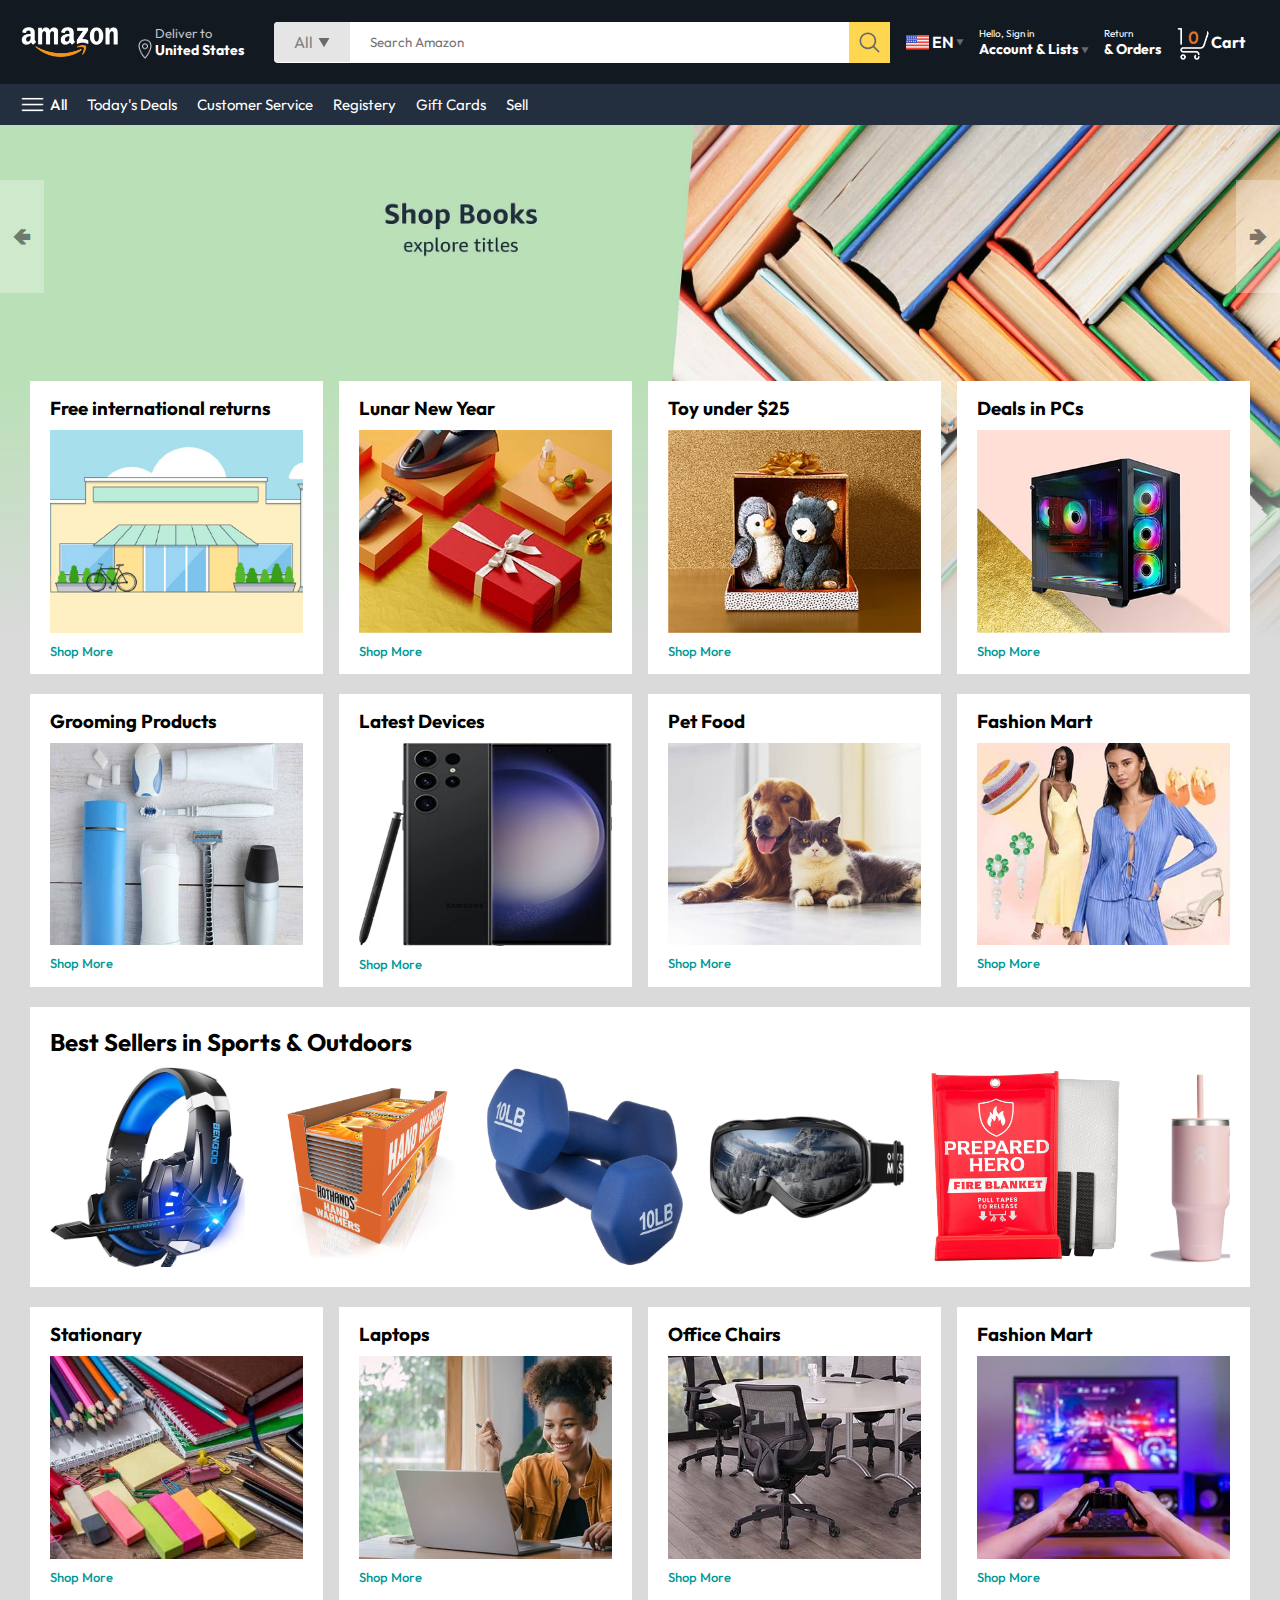
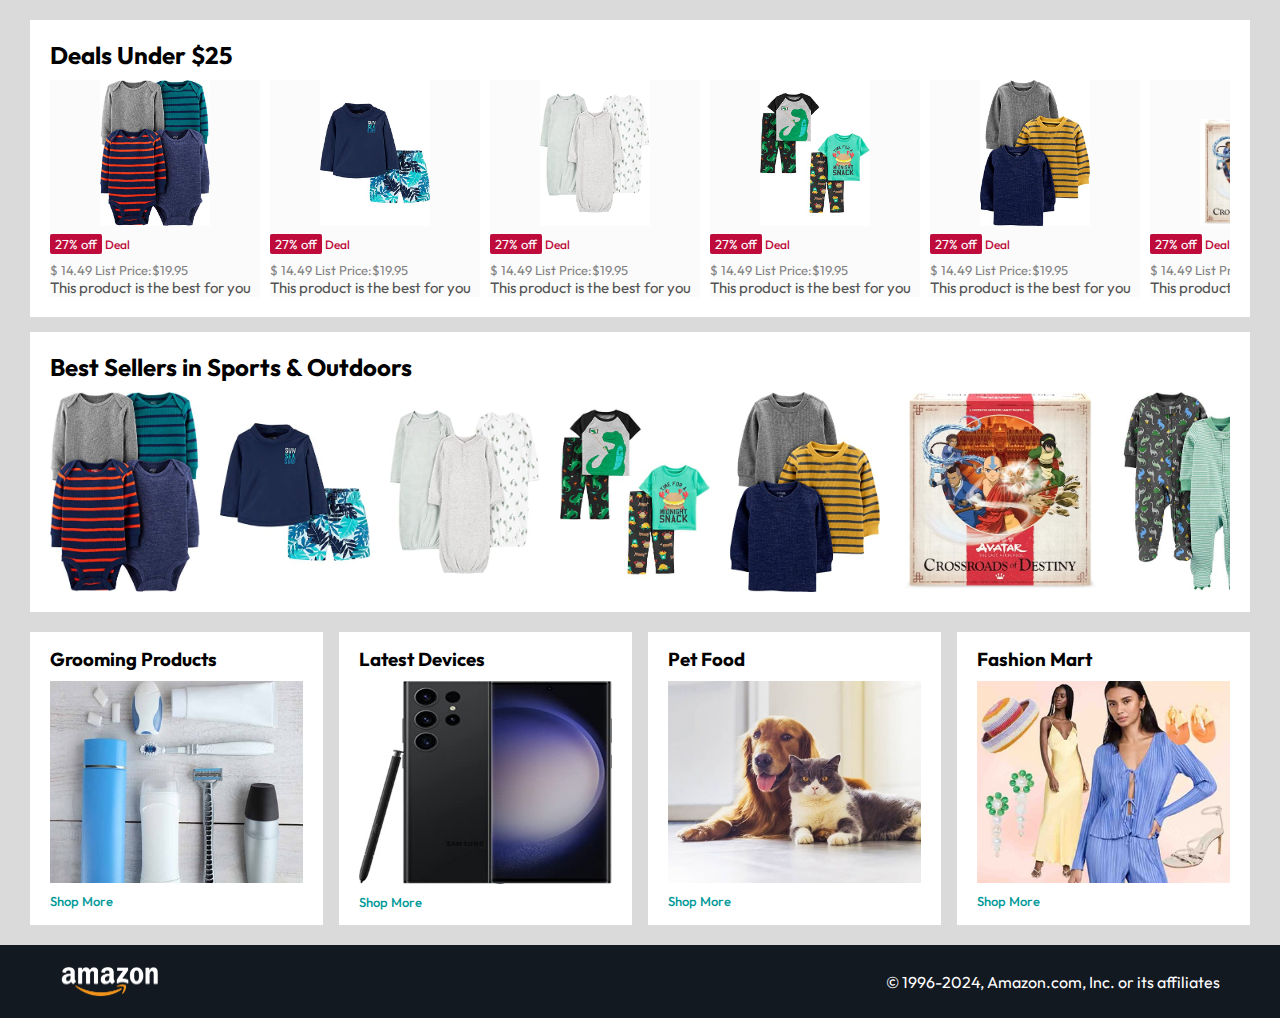
<file: index.html>
<html lang="en">
  <head>
    <meta charset="UTF-8" />
    <meta name="viewport" content="width=device-width, initial-scale=1.0" />
    <title>Amazon Clone</title>
    <link rel="stylesheet" href="style.css" />
  </head>
  <body>
    <nav>
      <a href="/"><img src="./assets/amazon_logo.png" width="100" alt="" /></a>
      <div class="nav-country">
        <img src="./assets/location_icon.png" height="20" alt="" />
        <div>
          <p>Deliver to</p>
          <h1>United States</h1>
        </div>
      </div>
      <div class="nav-search">
        <div class="nav-search-category">
          <p>All</p>
          <img src="./assets/dropdown_icon.png" height="12" alt="" />
        </div>
        <input
          type="text"
          class="nav-search-input"
          placeholder="Search Amazon"
        />
        <img src="./assets/search_icon.png" class="nav-search-icon" alt="" />
      </div>
      <div class="nav-language">
        <img src="./assets/us_flag.png" width="25px" alt="" />
        <p>EN</p>
        <img src="./assets/dropdown_icon.png" width="8px" alt="" />
      </div>
      <div class="nav-text">
        <p><a href="/signin.html">Hello, Sign in</a></p>
        <h1>
          Account & Lists
          <img src="./assets/dropdown_icon.png" width="8px" alt="" />
        </h1>
      </div>
      <div class="nav-text">
        <p>Return</p>
        <h1>& Orders</h1>
      </div>
      <a href="/signin.html" class="mobile-user-icon" style="display: none">
        <img src="./assets/user.png" alt="" />
      </a>
      <a href="/cart.html" class="nav-cart">
        <img src="./assets/cart_icon.png" width="35px" alt="" />
        <h4>Cart</h4>
      </a>
    </nav>
    <div class="nav-bottom">
      <div>
        <img src="./assets/menu_icon.png" width="25px" alt="" />
        <p>All</p>
      </div>
      <p>Today's Deals</p>
      <p>Customer Service</p>
      <p>Registery</p>
      <p>Gift Cards</p>
      <p>Sell</p>
    </div>

    <div class="header-slider">
      <a href="#" class="control_prev">&#129144;</a>
      <a href="#" class="control_next">&#129146;</a>
      <ul>
        <img src="./assets/header1.jpg" class="header-img" alt="" />
        <img src="./assets/header2.jpg" class="header-img" alt="" />
        <img src="./assets/header3.jpg" class="header-img" alt="" />
        <img src="./assets/header4.jpg" class="header-img" alt="" />
        <img src="./assets/header5.jpg" class="header-img" alt="" />
        <img src="./assets/header6.jpg" class="header-img" alt="" />
      </ul>
    </div>

    <div class="box-row header-box">
      <div class="box-col">
        <h3>Free international returns</h3>
        <img src="/assets/box1-1.jpg" alt="" />
        <a href="/">Shop More</a>
      </div>
      <div class="box-col">
        <h3>Lunar New Year</h3>
        <img src="/assets/box1-2.jpg" alt="" />
        <a href="/">Shop More</a>
      </div>
      <div class="box-col">
        <h3>Toy under $25</h3>
        <img src="/assets/box1-3.jpg" alt="" />
        <a href="/">Shop More</a>
      </div>
      <div class="box-col">
        <h3>Deals in PCs</h3>
        <img src="/assets/box1-4.jpg" alt="" />
        <a href="/">Shop More</a>
      </div>
    </div>
    <div class="box-row">
      <div class="box-col">
        <h3>Grooming Products</h3>
        <img src="/assets/box2-1.jpg" alt="" />
        <a href="/">Shop More</a>
      </div>
      <div class="box-col">
        <h3>Latest Devices</h3>
        <img src="/assets/box2-2.jpg" alt="" />
        <a href="/">Shop More</a>
      </div>
      <div class="box-col">
        <h3>Pet Food</h3>
        <img src="/assets/box2-3.jpg" alt="" />
        <a href="/">Shop More</a>
      </div>
      <div class="box-col">
        <h3>Fashion Mart</h3>
        <img src="/assets/box2-4.jpg" alt="" />
        <a href="/">Shop More</a>
      </div>
    </div>

    <div class="products-slider">
      <h2>Best Sellers in Sports & Outdoors</h2>
      <div class="products">
        <a href="/product.html"
          ><img src="./assets/product_img.jpg" alt=""
        /></a>
        <img src="./assets/product1-1.jpg" alt="" />
        <img src="./assets/product1-2.jpg" alt="" />
        <img src="./assets/product1-3.jpg" alt="" />
        <img src="./assets/product1-4.jpg" alt="" />
        <img src="./assets/product1-5.jpg" alt="" />
        <img src="./assets/product1-6.jpg" alt="" />
        <img src="./assets/product1-7.jpg" alt="" />
        <img src="./assets/product1-8.jpg" alt="" />
        <img src="./assets/product1-9.jpg" alt="" />
        <img src="./assets/product1-10.jpg" alt="" />
      </div>
    </div>

    <div class="box-row">
      <div class="box-col">
        <h3>Stationary</h3>
        <img src="/assets/box3-1.jpg" alt="" />
        <a href="/">Shop More</a>
      </div>
      <div class="box-col">
        <h3>Laptops</h3>
        <img src="/assets/box3-2.jpg" alt="" />
        <a href="/">Shop More</a>
      </div>
      <div class="box-col">
        <h3>Office Chairs</h3>
        <img src="/assets/box3-3.jpg" alt="" />
        <a href="/">Shop More</a>
      </div>
      <div class="box-col">
        <h3>Fashion Mart</h3>
        <img src="/assets/box3-4.jpg" alt="" />
        <a href="/">Shop More</a>
      </div>
    </div>

    <div class="products-slider-with-price">
      <h2>Deals Under $25</h2>
      <div class="products">
        <div class="product-card">
          <div class="product-img-container">
            <img src="./assets/product2-1.jpg" alt="" />
          </div>
          <div class="product-offer">
            <p>27% off</p>
            <span>Deal</span>
          </div>
          <p class="product-price">$ <span>14.49</span> List Price:$19.95</p>
          <h4>This product is the best for you</h4>
        </div>
        <div class="product-card">
          <div class="product-img-container">
            <img src="./assets/product2-2.jpg" alt="" />
          </div>
          <div class="product-offer">
            <p>27% off</p>
            <span>Deal</span>
          </div>
          <p class="product-price">$ <span>14.49</span> List Price:$19.95</p>
          <h4>This product is the best for you</h4>
        </div>
        <div class="product-card">
          <div class="product-img-container">
            <img src="./assets/product2-3.jpg" alt="" />
          </div>
          <div class="product-offer">
            <p>27% off</p>
            <span>Deal</span>
          </div>
          <p class="product-price">$ <span>14.49</span> List Price:$19.95</p>
          <h4>This product is the best for you</h4>
        </div>
        <div class="product-card">
          <div class="product-img-container">
            <img src="./assets/product2-4.jpg" alt="" />
          </div>
          <div class="product-offer">
            <p>27% off</p>
            <span>Deal</span>
          </div>
          <p class="product-price">$ <span>14.49</span> List Price:$19.95</p>
          <h4>This product is the best for you</h4>
        </div>
        <div class="product-card">
          <div class="product-img-container">
            <img src="./assets/product2-5.jpg" alt="" />
          </div>
          <div class="product-offer">
            <p>27% off</p>
            <span>Deal</span>
          </div>
          <p class="product-price">$ <span>14.49</span> List Price:$19.95</p>
          <h4>This product is the best for you</h4>
        </div>
        <div class="product-card">
          <div class="product-img-container">
            <img src="./assets/product2-6.jpg" alt="" />
          </div>
          <div class="product-offer">
            <p>27% off</p>
            <span>Deal</span>
          </div>
          <p class="product-price">$ <span>14.49</span> List Price:$19.95</p>
          <h4>This product is the best for you</h4>
        </div>
        <div class="product-card">
          <div class="product-img-container">
            <img src="./assets/product2-7.jpg" alt="" />
          </div>
          <div class="product-offer">
            <p>27% off</p>
            <span>Deal</span>
          </div>
          <p class="product-price">$ <span>14.49</span> List Price:$19.95</p>
          <h4>This product is the best for you</h4>
        </div>
        <div class="product-card">
          <div class="product-img-container">
            <img src="./assets/product2-8.jpg" alt="" />
          </div>
          <div class="product-offer">
            <p>27% off</p>
            <span>Deal</span>
          </div>
          <p class="product-price">$ <span>14.49</span> List Price:$19.95</p>
          <h4>This product is the best for you</h4>
        </div>
        <div class="product-card">
          <div class="product-img-container">
            <img src="./assets/product2-9.jpg" alt="" />
          </div>
          <div class="product-offer">
            <p>27% off</p>
            <span>Deal</span>
          </div>
          <p class="product-price">$ <span>14.49</span> List Price:$19.95</p>
          <h4>This product is the best for you</h4>
        </div>
        <div class="product-card">
          <div class="product-img-container">
            <img src="./assets/product2-10.jpg" alt="" />
          </div>
          <div class="product-offer">
            <p>27% off</p>
            <span>Deal</span>
          </div>
          <p class="product-price">$ <span>14.49</span> List Price:$19.95</p>
          <h4>This product is the best for you</h4>
        </div>
        <div class="product-card">
          <div class="product-img-container">
            <img src="./assets/product2-11.jpg" alt="" />
          </div>
          <div class="product-offer">
            <p>27% off</p>
            <span>Deal</span>
          </div>
          <p class="product-price">$ <span>14.49</span> List Price:$19.95</p>
          <h4>This product is the best for you</h4>
        </div>
        <div class="product-card">
          <div class="product-img-container">
            <img src="./assets/product2-1.jpg" alt="" />
          </div>
          <div class="product-offer">
            <p>27% off</p>
            <span>Deal</span>
          </div>
          <p class="product-price">$ <span>14.49</span> List Price:$19.95</p>
          <h4>This product is the best for you</h4>
        </div>
      </div>
    </div>

    <div class="products-slider">
      <h2>Best Sellers in Sports & Outdoors</h2>
      <div class="products">
        <img src="./assets/product2-1.jpg" alt="" />
        <img src="./assets/product2-2.jpg" alt="" />
        <img src="./assets/product2-3.jpg" alt="" />
        <img src="./assets/product2-4.jpg" alt="" />
        <img src="./assets/product2-5.jpg" alt="" />
        <img src="./assets/product2-6.jpg" alt="" />
        <img src="./assets/product2-7.jpg" alt="" />
        <img src="./assets/product2-8.jpg" alt="" />
        <img src="./assets/product2-9.jpg" alt="" />
        <img src="./assets/product2-10.jpg" alt="" />
      </div>
    </div>

    <div class="box-row">
      <div class="box-col">
        <h3>Grooming Products</h3>
        <img src="/assets/box2-1.jpg" alt="" />
        <a href="/">Shop More</a>
      </div>
      <div class="box-col">
        <h3>Latest Devices</h3>
        <img src="/assets/box2-2.jpg" alt="" />
        <a href="/">Shop More</a>
      </div>
      <div class="box-col">
        <h3>Pet Food</h3>
        <img src="/assets/box2-3.jpg" alt="" />
        <a href="/">Shop More</a>
      </div>
      <div class="box-col">
        <h3>Fashion Mart</h3>
        <img src="/assets/box2-4.jpg" alt="" />
        <a href="/">Shop More</a>
      </div>
    </div>

    <footer>
      <img src="./assets/amazon_logo.png" width="100" alt="" />
      <p>© 1996-2024, Amazon.com, Inc. or its affiliates</p>
    </footer>

    <script src="script.js"></script>
  </body>
</html>
</file>
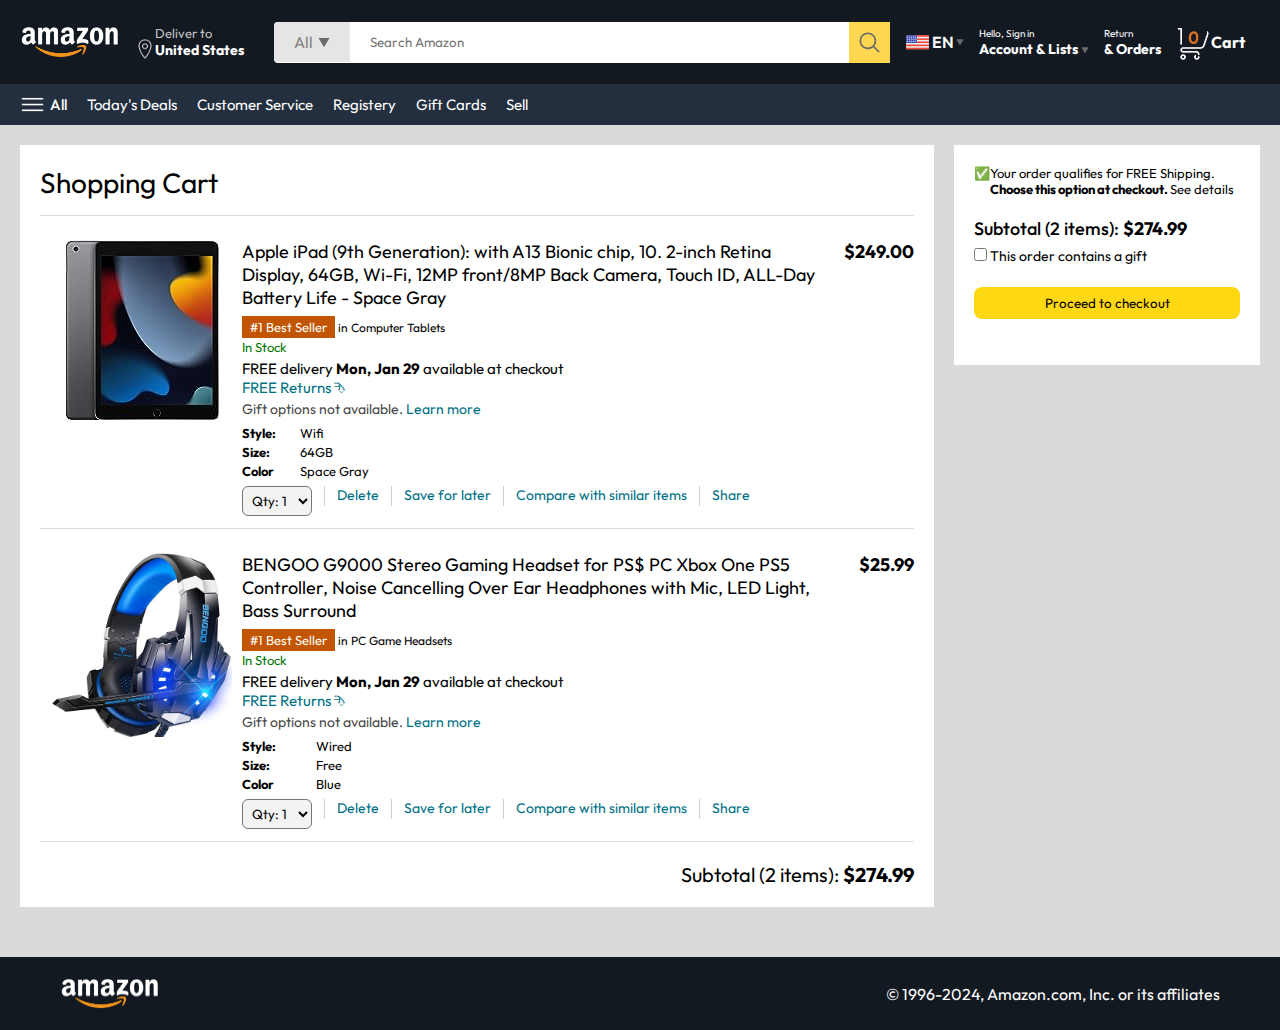
<file: cart.html>
<html lang="en">
  <head>
    <meta charset="UTF-8" />
    <meta name="viewport" content="width=device-width, initial-scale=1.0" />
    <title>Cart</title>
    <link rel="stylesheet" href="style.css">
    <link rel="stylesheet" href="cart.css" />
  </head>
  <body>
    <nav>
        <a href="/"><img src="./assets/amazon_logo.png" width="100" alt="" /></a>
        <div class="nav-country">
          <img src="./assets/location_icon.png" height="20" alt="" />
          <div>
            <p>Deliver to</p>
            <h1>United States</h1>
          </div>
        </div>
        <div class="nav-search">
          <div class="nav-search-category">
            <p>All</p>
            <img src="./assets/dropdown_icon.png" height="12" alt="" />
          </div>
          <input
            type="text"
            class="nav-search-input"
            placeholder="Search Amazon"
          />
          <img src="./assets/search_icon.png" class="nav-search-icon" alt="" />
        </div>
        <div class="nav-language">
          <img src="./assets/us_flag.png" width="25px" alt="" />
          <p>EN</p>
          <img src="./assets/dropdown_icon.png" width="8px" alt="" />
        </div>
        <div class="nav-text">
          <p><a href="/signin.html">Hello, Sign in</a></p>
          <h1>
            Account & Lists
            <img src="./assets/dropdown_icon.png" width="8px" alt="" />
          </h1>
        </div>
        <div class="nav-text">
          <p>Return</p>
          <h1>& Orders</h1>
        </div>
        <a href="/signin.html" class="mobile-user-icon" style="display: none;">
          <img src="./assets/user.png" alt="">
        </a>
        <a href="" class="nav-cart">
          <img src="./assets/cart_icon.png" width="35px" alt="" />
          <h4>Cart</h4>
        </a>
      </nav>
      <div class="nav-bottom">
        <div>
          <img src="./assets/menu_icon.png" width="25px" alt="" />
          <p>All</p>
        </div>
        <p>Today's Deals</p>
        <p>Customer Service</p>
        <p>Registery</p>
        <p>Gift Cards</p>
        <p>Sell</p>
      </div>

      <div class="cart">
        <div class="cart-left">
            <h1>Shopping Cart</h1>
            <hr>
            <div class="product-cart-list">
                <img src="./assets/ipad_img.jpg" width="180px">
                <div>
                    <div class="product-cart-titleprice">
                        <p>Apple iPad (9th Generation): with A13 Bionic chip, 10. 2-inch Retina Display, 64GB, Wi-Fi, 12MP front/8MP Back Camera, Touch ID, ALL-Day Battery Life - Space Gray</p>
                        <p><b>$249.00</b></p>
                    </div>
                    <p class="product-cart-bestseller"><span>#1 Best Seller</span> in Computer Tablets</p>
                    <p class="product-cart-stock">In Stock</p>
                    <p class="product-cart-delivery">FREE delivery <b>Mon, Jan 29</b> available at checkout</p>
                    <p class="product-cart-returns">FREE Returns &#11191</p>
                    <p class="product-cart-giftoption">Gift options not available. <span>Learn more</span></p>

                    <div class="product-cart-specs">
                        <p><b>Style:</b></p> <p>Wifi</p>
                        <p><b>Size:</b></p> <p>64GB</p>
                        <p><b>Color</b></p> <p>Space Gray</p>
                    </div>

                    <div class="cart-list-action">
                        <select >
                            <option value="1">Qty: 1</option>
                            <option value="2">Qty: 2</option>
                            <option value="3">Qty: 3</option>
                            <option value="4">Qty: 4</option>
                            <option value="5">Qty: 5</option>
                        </select>
                        <hr>
                        <p class="action-btn">Delete</p>
                        <hr>
                        <p class="action-btn">Save for later</p>
                        <hr>
                        <p class="action-btn">Compare with similar items</p>
                        <hr>
                        <p class="action-btn">Share</p>
                    </div>

                </div>
            </div>
            <hr>
            <div class="product-cart-list">
                <img src="./assets/product_img.jpg"  width="180px">
                <div>
                    <div class="product-cart-titleprice">
                        <p>BENGOO G9000 Stereo Gaming Headset for PS$ PC Xbox One PS5 Controller, Noise Cancelling Over Ear Headphones with Mic, LED Light, Bass Surround</p>
                        <p><b>$25.99</b></p>
                    </div>
                    <p class="product-cart-bestseller"><span>#1 Best Seller</span> in PC Game Headsets</p>
                    <p class="product-cart-stock">In Stock</p>
                    <p class="product-cart-delivery">FREE delivery <b>Mon, Jan 29</b> available at checkout</p>
                    <p class="product-cart-returns">FREE Returns &#11191</p>
                    <p class="product-cart-giftoption">Gift options not available. <span>Learn more</span></p>

                    <div class="product-cart-specs">
                        <p><b>Style:</b></p> <p>Wired</p>
                        <p><b>Size:</b></p> <p>Free</p>
                        <p><b>Color</b></p> <p>Blue</p>
                    </div>

                    <div class="cart-list-action">
                        <select >
                            <option value="1">Qty: 1</option>
                            <option value="2">Qty: 2</option>
                            <option value="3">Qty: 3</option>
                            <option value="4">Qty: 4</option>
                            <option value="5">Qty: 5</option>
                        </select>
                        <hr>
                        <p class="action-btn">Delete</p>
                        <hr>
                        <p class="action-btn">Save for later</p>
                        <hr>
                        <p class="action-btn">Compare with similar items</p>
                        <hr>
                        <p class="action-btn">Share</p>
                    </div>

                </div>
            </div>
            <hr>
            <div class="cart-list-subtotal">
                Subtotal (2 items): <b>$274.99</b>
            </div>
        </div>
        <div class="cart-right">
            <div class="cart-free-delivery">
                <p>&#x2705</p>
                <p>Your order qualifies for FREE Shipping. <b>Choose this option at checkout. </b> See details</p>
            </div>
            <p class="cart-subtotal">Subtotal (2 items): <b>$274.99</b></p>
            <p class="cart-right-gift"> <input type="checkbox"> This order contains a gift</p>
            <button>Proceed to checkout</button>
        </div>
      </div>
      <footer class="footer-cart">
        <img src="./assets/amazon_logo.png" width="100" alt="" />
        <p>© 1996-2024, Amazon.com, Inc. or its affiliates</p>
      </footer>
  </body>
</html>
</file>
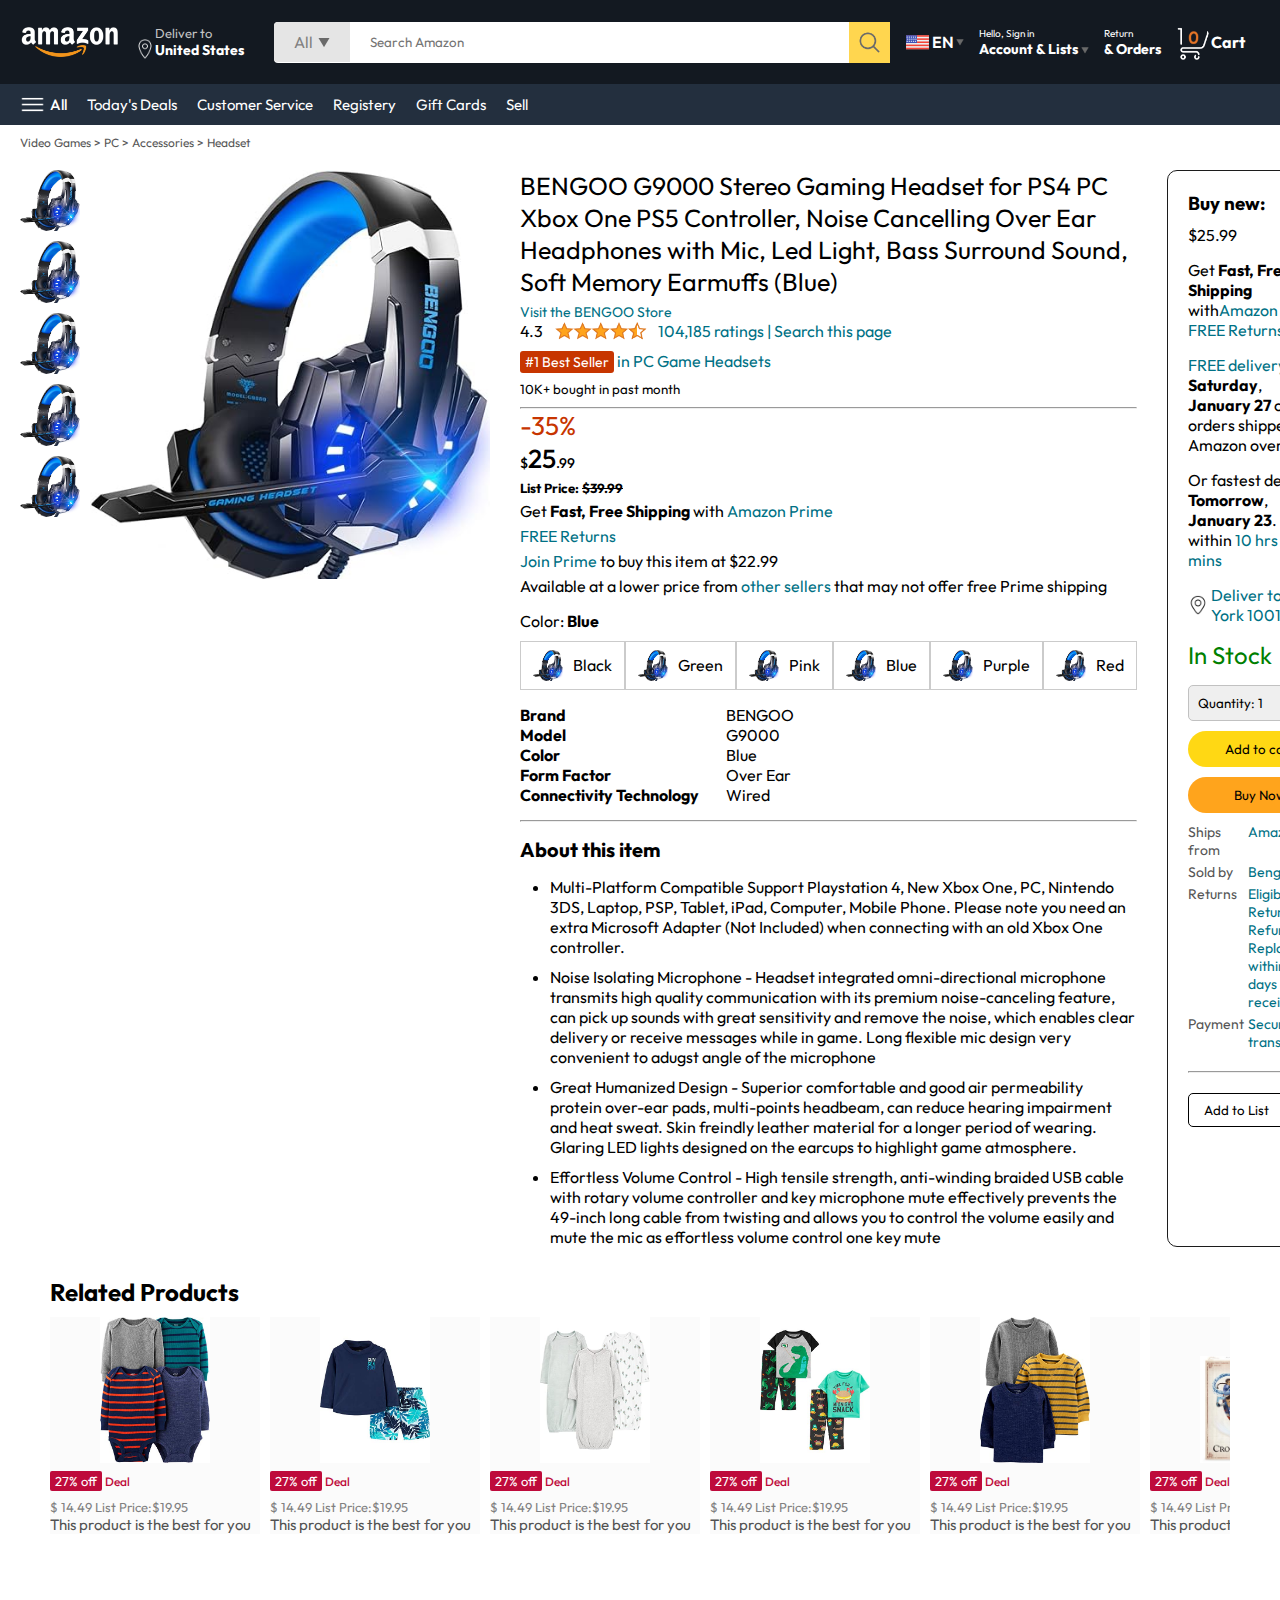
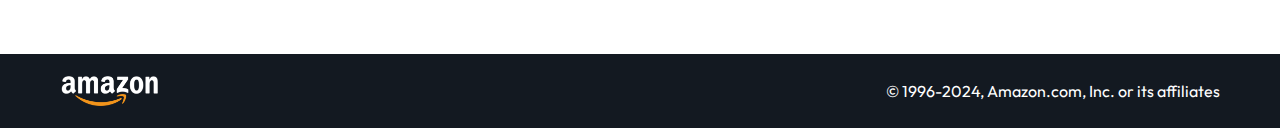
<file: product.html>
<html lang="en">
  <head>
    <meta charset="UTF-8" />
    <meta name="viewport" content="width=device-width, initial-scale=1.0" />
    <title>Product Page</title>
    <link rel="stylesheet" href="style.css" />
    <link rel="stylesheet" href="product.css" />
  </head>
  <body>
    <nav>
      <a href="/"><img src="./assets/amazon_logo.png" width="100" alt="" /></a>
      <div class="nav-country">
        <img src="./assets/location_icon.png" height="20" alt="" />
        <div>
          <p>Deliver to</p>
          <h1>United States</h1>
        </div>
      </div>
      <div class="nav-search">
        <div class="nav-search-category">
          <p>All</p>
          <img src="./assets/dropdown_icon.png" height="12" alt="" />
        </div>
        <input
          type="text"
          class="nav-search-input"
          placeholder="Search Amazon"
        />
        <img src="./assets/search_icon.png" class="nav-search-icon" alt="" />
      </div>
      <div class="nav-language">
        <img src="./assets/us_flag.png" width="25px" alt="" />
        <p>EN</p>
        <img src="./assets/dropdown_icon.png" width="8px" alt="" />
      </div>
      <div class="nav-text">
        <p><a href="/signin.html">Hello, Sign in</a></p>
        <h1>
          Account & Lists
          <img src="./assets/dropdown_icon.png" width="8px" alt="" />
        </h1>
      </div>
      <div class="nav-text">
        <p>Return</p>
        <h1>& Orders</h1>
      </div>
      <a href="/signin.html" class="mobile-user-icon" style="display: none">
        <img src="./assets/user.png" alt="" />
      </a>
      <a href="/cart.html" class="nav-cart">
        <img src="./assets/cart_icon.png" width="35px" alt="" />
        <h4>Cart</h4>
      </a>
    </nav>
    <div class="nav-bottom">
      <div>
        <img src="./assets/menu_icon.png" width="25px" alt="" />
        <p>All</p>
      </div>
      <p>Today's Deals</p>
      <p>Customer Service</p>
      <p>Registery</p>
      <p>Gift Cards</p>
      <p>Sell</p>
    </div>
    <p class="breadcrumb">Video Games > PC > Accessories > Headset</p>

    <div class="product-display">
      <div class="product-d-image">
        <div class="product-icons">
          <img src="./assets/product_img.jpg" width="60" alt="" />
          <img src="./assets/product_img.jpg" width="60" alt="" />
          <img src="./assets/product_img.jpg" width="60" alt="" />
          <img src="./assets/product_img.jpg" width="60" alt="" />
          <img src="./assets/product_img.jpg" width="60" alt="" />
        </div>
        <div class="product-main-image">
          <img src="./assets/product_img.jpg" width="400" alt="" />
        </div>
      </div>
      <div class="product-d-details">
        <p class="product-title">
          BENGOO G9000 Stereo Gaming Headset for PS4 PC Xbox One PS5 Controller,
          Noise Cancelling Over Ear Headphones with Mic, Led Light, Bass
          Surround Sound, Soft Memory Earmuffs (Blue)
        </p>
        <p class="brand-store">Visit the BENGOO Store</p>
        <div class="product-rating">
          <div>
            <div>
              4.3 <img src="./assets/rating_img.png" height="20px" alt="" />
            </div>
            <p>104,185 ratings | Search this page</p>
          </div>
          <p><span>#1 Best Seller</span> in PC Game Headsets</p>
          <h5>10K+ bought in past month</h5>
          <hr />
        </div>
        <div class="product-d-price">
          <div>
            <p>-35%</p>
            <h1>$<span>25</span>.99</h1>
          </div>
          <h5>List Price: <span>$39.99</span></h5>
          <p>Get <b>Fast, Free Shipping</b> with <span>Amazon Prime</span></p>
          <p><span>FREE Returns</span></p>
          <p><span>Join Prime</span> to buy this item at $22.99</p>
          <p>
            Available at a lower price from <span>other sellers</span> that may
            not offer free Prime shipping
          </p>
        </div>
        <div class="product-color-selection">
          <p>Color: <b>Blue</b></p>
          <div class="product-color-options">
            <div class="option">
              <img src="./assets/product_img.jpg" width="30px" ; alt="" />
              <p>Black</p>
            </div>
            <div class="option">
              <img src="./assets/product_img.jpg" width="30px" ; alt="" />
              <p>Green</p>
            </div>
            <div class="option">
              <img src="./assets/product_img.jpg" width="30px" ; alt="" />
              <p>Pink</p>
            </div>
            <div class="option">
              <img src="./assets/product_img.jpg" width="30px" ; alt="" />
              <p>Blue</p>
            </div>
            <div class="option">
              <img src="./assets/product_img.jpg" width="30px" ; alt="" />
              <p>Purple</p>
            </div>
            <div class="option">
              <img src="./assets/product_img.jpg" width="30px" ; alt="" />
              <p>Red</p>
            </div>
          </div>
        </div>
        <div class="product-info">
          <p><b>Brand</b></p>
          <p>BENGOO</p>
          <p><b>Model</b></p>
          <p>G9000</p>
          <p><b>Color</b></p>
          <p>Blue</p>
          <p><b>Form Factor</b></p>
          <p>Over Ear</p>
          <p><b>Connectivity Technology</b></p>
          <p>Wired</p>
        </div>
        <hr />
        <div class="product-description">
          <h1>About this item</h1>
          <ul>
            <li>
              Multi-Platform Compatible Support Playstation 4, New Xbox One, PC,
              Nintendo 3DS, Laptop, PSP, Tablet, iPad, Computer, Mobile Phone.
              Please note you need an extra Microsoft Adapter (Not Included)
              when connecting with an old Xbox One controller.
            </li>
            <li>
              Noise Isolating Microphone - Headset integrated omni-directional
              microphone transmits high quality communication with its premium
              noise-canceling feature, can pick up sounds with great sensitivity
              and remove the noise, which enables clear delivery or receive
              messages while in game. Long flexible mic design very convenient
              to adugst angle of the microphone
            </li>
            <li>
              Great Humanized Design - Superior comfortable and good air
              permeability protein over-ear pads, multi-points headbeam, can
              reduce hearing impairment and heat sweat. Skin freindly leather
              material for a longer period of wearing. Glaring LED lights
              designed on the earcups to highlight game atmosphere.
            </li>
            <li>
              Effortless Volume Control - High tensile strength, anti-winding
              braided USB cable with rotary volume controller and key microphone
              mute effectively prevents the 49-inch long cable from twisting and
              allows you to control the volume easily and mute the mic as
              effortless volume control one key mute
            </li>
          </ul>
        </div>
      </div>

      <div class="product-d-purchase">
        <div class="title">
          <h3>Buy new:</h3>
          <img src="/assets/circle_icon.png" width="20px" alt="" />
        </div>
        <h1 class="price">$<span>25</span>.99</h1>
        <div class="gap">
          <p>Get<b> Fast, Free Shipping</b> with<span>Amazon Prime</span></p>
          <p><span>FREE Returns</span></p>
        </div>
        <div class="gap">
          <p><span>FREE delivery</span> <b>Saturday</b>,</p>
          <p><b>January 27</b> on orders shipped by Amazon over $35</p>
        </div>
        <div class="gap">
          <p>
            Or fastest delivery <b>Tomorrow</b>, <b>January 23</b>. Order within
            <span>10 hrs 56 mins</span>
          </p>
        </div>
        <div class="delivery-location">
          <img src="./assets/location_icon_dark.png" width="20px" alt="" />
          <p><span>Deliver to New York 10014</span></p>
        </div>
        <h2 class="product-stock">In Stock</h2>
        <select class="product-quantity">
          <option value="1">Quantity: 1</option>
          <option value="2">Quantity: 2</option>
          <option value="3">Quantity: 3</option>
        </select>

        <button class="btn">Add to cart</button>
        <button class="btn product-buy">Buy Now</button>

        <div class="product-seller-info">
          <p>Ships from</p>
          <p><span>Amazon</span></p>
          <p>Sold by</p>
          <p><span>Bengoo Inc.</span></p>
          <p>Returns</p>
          <p>
            <span
              >Eligible for Return, Refund or Replacement within 30 days of
              receipt</span
            >
          </p>
          <p>Payment</p>
          <p><span>Secure transaction</span></p>
        </div>
        <hr />
        <button class="product-add-list">Add to List</button>
      </div>
    </div>

    <div class="products-slider-with-price">
      <h2>Related Products</h2>
      <div class="products">
        <div class="product-card">
          <div class="product-img-container">
            <img src="./assets/product2-1.jpg" alt="" />
          </div>
          <div class="product-offer">
            <p>27% off</p>
            <span>Deal</span>
          </div>
          <p class="product-price">$ <span>14.49</span> List Price:$19.95</p>
          <h4>This product is the best for you</h4>
        </div>
        <div class="product-card">
          <div class="product-img-container">
            <img src="./assets/product2-2.jpg" alt="" />
          </div>
          <div class="product-offer">
            <p>27% off</p>
            <span>Deal</span>
          </div>
          <p class="product-price">$ <span>14.49</span> List Price:$19.95</p>
          <h4>This product is the best for you</h4>
        </div>
        <div class="product-card">
          <div class="product-img-container">
            <img src="./assets/product2-3.jpg" alt="" />
          </div>
          <div class="product-offer">
            <p>27% off</p>
            <span>Deal</span>
          </div>
          <p class="product-price">$ <span>14.49</span> List Price:$19.95</p>
          <h4>This product is the best for you</h4>
        </div>
        <div class="product-card">
          <div class="product-img-container">
            <img src="./assets/product2-4.jpg" alt="" />
          </div>
          <div class="product-offer">
            <p>27% off</p>
            <span>Deal</span>
          </div>
          <p class="product-price">$ <span>14.49</span> List Price:$19.95</p>
          <h4>This product is the best for you</h4>
        </div>
        <div class="product-card">
          <div class="product-img-container">
            <img src="./assets/product2-5.jpg" alt="" />
          </div>
          <div class="product-offer">
            <p>27% off</p>
            <span>Deal</span>
          </div>
          <p class="product-price">$ <span>14.49</span> List Price:$19.95</p>
          <h4>This product is the best for you</h4>
        </div>
        <div class="product-card">
          <div class="product-img-container">
            <img src="./assets/product2-6.jpg" alt="" />
          </div>
          <div class="product-offer">
            <p>27% off</p>
            <span>Deal</span>
          </div>
          <p class="product-price">$ <span>14.49</span> List Price:$19.95</p>
          <h4>This product is the best for you</h4>
        </div>
        <div class="product-card">
          <div class="product-img-container">
            <img src="./assets/product2-7.jpg" alt="" />
          </div>
          <div class="product-offer">
            <p>27% off</p>
            <span>Deal</span>
          </div>
          <p class="product-price">$ <span>14.49</span> List Price:$19.95</p>
          <h4>This product is the best for you</h4>
        </div>
        <div class="product-card">
          <div class="product-img-container">
            <img src="./assets/product2-8.jpg" alt="" />
          </div>
          <div class="product-offer">
            <p>27% off</p>
            <span>Deal</span>
          </div>
          <p class="product-price">$ <span>14.49</span> List Price:$19.95</p>
          <h4>This product is the best for you</h4>
        </div>
        <div class="product-card">
          <div class="product-img-container">
            <img src="./assets/product2-9.jpg" alt="" />
          </div>
          <div class="product-offer">
            <p>27% off</p>
            <span>Deal</span>
          </div>
          <p class="product-price">$ <span>14.49</span> List Price:$19.95</p>
          <h4>This product is the best for you</h4>
        </div>
        <div class="product-card">
          <div class="product-img-container">
            <img src="./assets/product2-10.jpg" alt="" />
          </div>
          <div class="product-offer">
            <p>27% off</p>
            <span>Deal</span>
          </div>
          <p class="product-price">$ <span>14.49</span> List Price:$19.95</p>
          <h4>This product is the best for you</h4>
        </div>
        <div class="product-card">
          <div class="product-img-container">
            <img src="./assets/product2-11.jpg" alt="" />
          </div>
          <div class="product-offer">
            <p>27% off</p>
            <span>Deal</span>
          </div>
          <p class="product-price">$ <span>14.49</span> List Price:$19.95</p>
          <h4>This product is the best for you</h4>
        </div>
        <div class="product-card">
          <div class="product-img-container">
            <img src="./assets/product2-1.jpg" alt="" />
          </div>
          <div class="product-offer">
            <p>27% off</p>
            <span>Deal</span>
          </div>
          <p class="product-price">$ <span>14.49</span> List Price:$19.95</p>
          <h4>This product is the best for you</h4>
        </div>
      </div>
    </div>
    <footer class="product-footer">
      <img src="./assets/amazon_logo.png" width="100" alt="" />
      <p>© 1996-2024, Amazon.com, Inc. or its affiliates</p>
    </footer>
    <script>
      const scrollContainer = document.querySelectorAll(".products");
      for (const item of scrollContainer) {
        item.addEventListener("wheel", (evt) => {
          evt.preventDefault;
          item.scrollLeft += evt.deltaY;
        });
      }
    </script>
  </body>
</html>
</file>
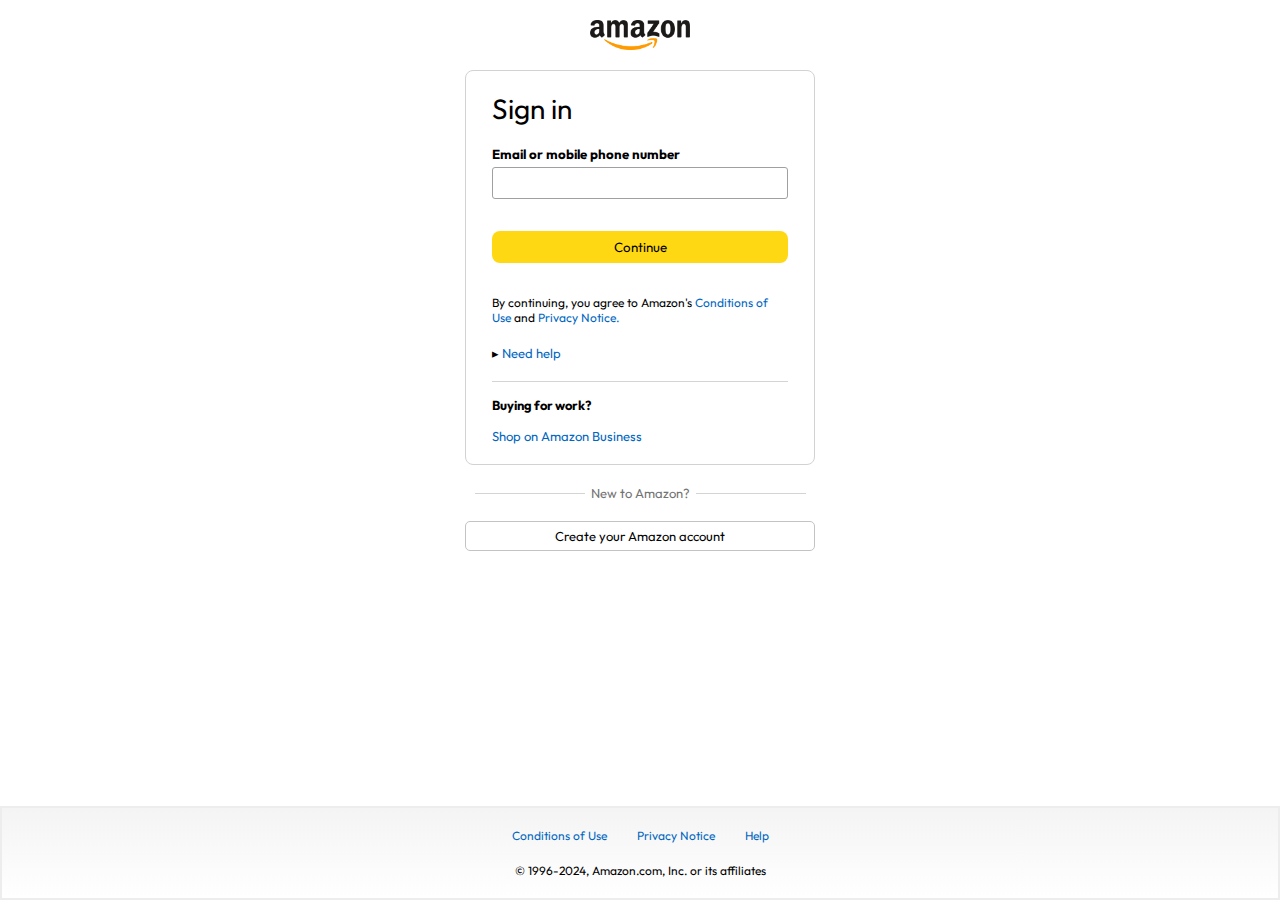
<file: signin.html>
<html lang="en">
<head>
    <meta charset="UTF-8">
    <meta name="viewport" content="width=device-width, initial-scale=1.0">
    <title>Sign In</title>
    <link rel="stylesheet" href="signin.css">
</head>
<body>
    <a href="/"><img class="logo" src="./assets/amazon_logo_dark.png" alt="" width="100px"></a>
    <div class="signin-container">
        <h1 class="signin-title">Sign in</h1>
        <h5 class="input-label">Email or mobile phone number</h5>
        <input type="text">
        <button>Continue</button>
        <p class="signin-condition">By continuing, you agree to Amazon's <span>Conditions of Use</span> and <span>Privacy Notice.</span></p>
        <p class="signin-help">&#9656 <span>Need help</span></p>
        <hr>
        <h4>Buying for work?</h4>
        <p class="signin-business"><span>Shop on Amazon Business</span></p>
    </div>
    <div class="signin-bottom">
        <hr>
        <p>New to Amazon?</p>
        <hr>
    </div>
    <a href="/signup.html"><button class="signin-signup-btn">Create your Amazon account</button></a>
    <footer>
        <div class="footer-links">
            <a href="#">Conditions of Use</a>
            <a href="#">Privacy Notice</a>
            <a href="#">Help</a>
        </div>
        <p class="footer-copyright">© 1996-2024, Amazon.com, Inc. or its affiliates</p>
    </footer>
    
</body>
</html>
</file>
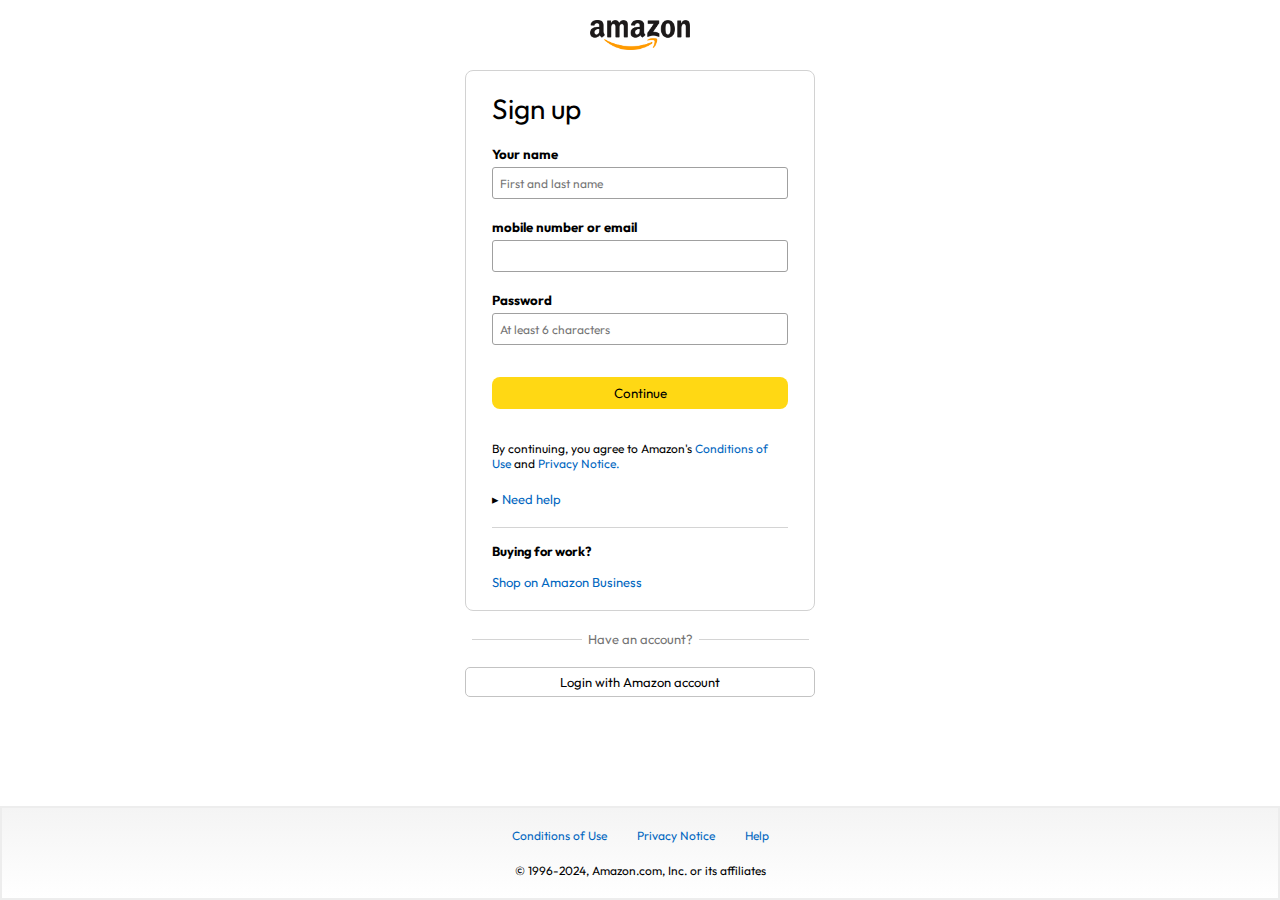
<file: signup.html>
<html lang="en">
<head>
    <meta charset="UTF-8">
    <meta name="viewport" content="width=device-width, initial-scale=1.0">
    <title>Sign up</title>
    <link rel="stylesheet" href="signin.css">
</head>
<body>
    <a href="/"><img class="logo" src="./assets/amazon_logo_dark.png" alt="" width="100px"></a>
    <div class="signin-container">
        <h1 class="signin-title">Sign up</h1>
        <h5 class="input-label">Your name</h5>
        <input type="text" placeholder="First and last name">
        <h5 class="input-label">mobile number or email</h5>
        <input type="text">
        <h5 class="input-label">Password</h5>
        <input type="password" placeholder="At least 6 characters">
        <button>Continue</button>
        <p class="signin-condition">By continuing, you agree to Amazon's <span>Conditions of Use</span> and <span>Privacy Notice.</span></p>
        <p class="signin-help">&#9656 <span>Need help</span></p>
        <hr>
        <h4>Buying for work?</h4>
        <p class="signin-business"><span>Shop on Amazon Business</span></p>
    </div>
    <div class="signin-bottom">
        <hr>
        <p>Have an account?</p>
        <hr>
    </div>
    <a href="/signin.html"><button class="signin-signup-btn">Login with Amazon account</button></a>
    <footer>
        <div class="footer-links">
            <a href="#">Conditions of Use</a>
            <a href="#">Privacy Notice</a>
            <a href="#">Help</a>
        </div>
        <p class="footer-copyright">© 1996-2024, Amazon.com, Inc. or its affiliates</p>
    </footer>
</body>
</html>
</file>
<file: style.css>
@import url('https://fonts.googleapis.com/css2?family=Outfit:wght@100..900&family=Poppins:ital,wght@0,100;0,200;0,300;0,400;0,500;0,600;0,700;0,800;0,900;1,100;1,200;1,300;1,400;1,500;1,600;1,700;1,800;1,900&display=swap');
*{
    margin: 0;
    padding: 0;
    box-sizing: border-box;
    font-family: Outfit;
}
body{
    background: #dadada;
}
a{
    text-decoration: none;
    color: inherit;
}
nav{
    display: flex;
    align-items: center;
    justify-content: space-between;
    background: #131921;
    padding: 10px 20px;
    color: #fff;
}
.nav-country{
    display: flex;
    align-items: end;
    margin: 15px;
    font-size: 13px;
    color: #c4c4c4;
}
.nav-country h1{
    color: #fff;
    font-size: 14px;
}
.nav-search{
    flex: 1;
    display: flex;
    align-items: center;
    background: #fff;
    color: gray;
    max-width: 1000px;
    border-radius: 4px;
    margin-left: 15px;
}
.nav-search-category{
    display: flex;
    align-items: center;
    padding: 10px 20px;
    gap: 5px;
    background: #e5e5e5;
    border-radius: 4px 0 0 4px
}
.nav-search-input{
    border: none;
    outline: none;
    padding-left: 20px;
    width: 100%;
}
.nav-search-icon{
    max-width: 41px;
    padding: 8px;
    background: #ffd64f;
    border: 0 4px 4px 0;
}
.nav-language{
    display: flex;
    align-items: center;
    gap: 2px;
    font-weight: 600;
    margin-left: 15px;
}
.nav-text{
    margin-left: 15px;
}
.nav-text p{
    font-size: 10px;
}
.nav-text h1{
    font-size: 14px;
}
.nav-cart{
    display: flex;
    align-items: center;
    margin: 0px 15px;
}
.nav-bottom{
    display: flex;
    align-items: center;
    gap: 20px;
    padding: 8px 20px;
    background: #232f3e;
    color: #fff;
    font-size: 15px;
}
.nav-bottom div{
    display: flex;
    align-items: center;
    gap: 5px;
    font-weight: 500;
}
.header-slider ul{
    display: flex;
    overflow-y: hidden;

}
.header-img{
    max-width: 100%;
    mask-image: linear-gradient(to bottom, #000000 50%, transparent 100%);
}
.header-slider a{
    position: absolute;
    top: 20%;
    z-index: 1;
    padding: 5vh 1vw;
    background: #ffffff4f;
    color: #0000007b;
    text-decoration: none;
    font-weight: 600;
    font-size: 18px;
    cursor: pointer;
}
.control_next{
    right: 0;
}
.box-row{
    display: flex;
    flex-wrap: wrap;
    row-gap: 20px;
    justify-content: space-between;
    margin: 20px 30px;
}
.box-col{
    display: flex;
    flex-direction: column;
    gap: 10px;
    padding: 15px 20px;
    background: #fff;
    max-width: 24%;
    min-height: 200px;
    z-index: 1;
}
.box-col a{
    font-size: 13px;
    color: #009999;
    font-weight: 500;
}
.header-box{
    margin-top: -20vw;
}
.products-slider{
    background: #fff;
    margin: 0 30px;
    padding: 20px;
    margin-bottom: 15px;
}
.products-slider .products{
    display: flex;
    overflow-x: auto;
    gap: 20px;
    margin-top: 10px;
}
.products-slider .products img{
    max-width: 200px;
    max-height: 200px;
}
.products-slider .products::-webkit-scrollbar{
    display: none;
}
.products-slider-with-price{
    background: #fff;
    margin: 0 30px;
    padding: 20px;
    margin-bottom: 15px;
}
.products-slider-with-price .products{
    display: flex;
    overflow-x: auto;
    gap: 10px;
    margin-top: 10px;
}
.products-slider-with-price .products::-webkit-scrollbar{
    display: none;
}
.product-card{
    display: flex;
    flex-direction: column;
    justify-content: end;
    min-width: 210px;
    background: #fbfbfb;
}
.product-card img{
    width: 110px;
    margin: 0 50px;
}
.product-offer p{
    background: #be0b3b;
    color: #fff;
    display: inline-block;
    padding: 2px 5px;
    border-radius: 2px;
    margin: 8px 0;
    font-size: 13px;
}
.product-offer span{
    color: #be0b3b;
    font-weight: 500;
    font-size: 12px;
}
.product-price{
    color: gray;
    font-size: 13px;
}
.product-card h4{
    color: #525252;
    font-size: 15px;
    font-weight: 400;
}
footer{
    display: flex;
    justify-content: space-between;
    align-items: center;
    color: #fff;
    background-color: #131921;
    padding: 20px 60px;
}
/* -------------------------media query----------------------------------*/

@media only screen and (max-width: 900px){
    nav{
        flex-wrap: wrap;
    }
    .nav-search{
        order: 7;
        margin: 15px 0 5px;
        min-width: 300px;
    }
    .box-col{
        max-width: 48%;
    }
}
@media only screen and (max-width: 600px){
    .nav-country{
        display: none;
    }
    .nav-language{
        display: none;
    }
    .nav-text{
        display: none;
    }
    .nav-bottom{
        font-size: 13px;
        gap: 10px;
        overflow-x: scroll;
    }
    .nav-bottom::-webkit-scrollbar{
        display: none;
    }
    .nav-bottom p{
        text-wrap: nowrap;
    }
    .mobile-user-icon{
        display: flex !important;
        flex: 1;
        justify-content: flex-end;
    }
    .mobile-user-icon img{
        width: 25px;
    }
    .nav-cart h4{
        display: none;
    }
    .nav-cart img{
        width: 25px;
    }
    .header-slider a{
        top: 24%;
        padding: 2vh 1vw;
        font-size: 15px;
    }
    .box-col{
        max-width: 100%;
        width: 100%;
    }
    footer{
        justify-content: center;
        flex-direction: column;
        font-size: 14px;
    }
}
</file>
<file: cart.css>
.cart{
    display: flex;
    gap: 20px;
    margin: 20px;
}
.cart-left{
    background: white;
    padding: 20px;
}
.cart-left h1{
    font-size: 28px;
    font-weight: 400;
    margin-bottom: 15px;
}
.cart-left hr{
    border: none;
    height: 1px;
    background: #dadada;
}
.product-cart-list{
    display: flex;
    align-items: start;
    gap: 10px;
    padding: 24px 0 12px 12px;
}
.product-cart-titleprice{
    display: flex;
    gap: 20px;
    font-size: 18px;
}
.product-cart-bestseller{
    font-size: 12px;
    margin-top: 10px;
}
.product-cart-bestseller span{
    font-size: 13px;
    background: #c45500;
    color: #fff;
    padding: 3px 8px;
}
.product-cart-stock{
    font-size: 13px;
    color: #007600;
    margin: 4px 0;
}
.product-cart-delivery{
    font-size: 15px;
}
.product-cart-returns{
    font-size: 15px;
    color: #007185;
    font-weight: 400;
}
.product-cart-giftoption{
    color: #494949;
    font-size: 14px;
    margin: 3px 0;
}
.product-cart-giftoption span{
    color: #007185;
}
.product-cart-specs{
    max-width: 150px;
    display: grid;
    grid-template-columns: auto auto;
    row-gap: 3px;
    font-size: 13px;
    margin: 7px 0;
}
.cart-list-action{
    display: flex;
    gap: 12px;
    font-size: 14px;
    color: #007185;
}
.cart-list-action hr{
    height: 20px;
    width: 1px;
    background: #cfcfcf;
}
.cart-list-action select{
    padding: 5px;
    border-radius: 6px;
    background: #f3f3f3;
}
.cart-list-subtotal{
    text-align: right;
    font-size: 20px;
    margin-top: 20px;
}
.cart-right{
    background: white;
    padding: 20px;
    max-height: 220px;
    min-width: 280px;
}
.cart-free-delivery{
    display: flex;
    font-size: 13px;
}
.cart-subtotal{
    margin-top: 20px;
    font-size: 18px;
    font-weight: 500;
}
.cart-right-gift{
    margin: 7px 0;
    font-size: 14px;
}
.cart-right button{
    width: 100%;
    height: 32px;
    margin: 15px 0;
    background: #ffd814;
    border: none;
    border-radius: 8px;
    cursor: pointer;
}
.cart-right button:hover{
    background: #ebc712;
}
.footer-cart{
    margin-top: 50px;
}
/* -------------media query---------------*/
@media only screen and (max-width: 900px){
    .cart{
        flex-wrap: wrap;
    }
}
@media only screen and (max-width: 600px){
    .product-cart-list{
        padding: 24px 0;
    }
    .product-cart-list img{
        width: 80px;
    }
    .product-cart-titleprice{
        flex-wrap: wrap;
        font-size: 14px;
    }
    .product-cart-delivery{
        font-size: 13px;
    }
    .cart-list-action .action-btn:nth-last-child(1){
        display: none;
    }
    .cart-list-action hr:nth-last-child(2){
        display: none;
    }
    .cart-list-action .action-btn:nth-last-child(3){
        display: none;
    }
    .cart-list-action hr:nth-last-child(4){
        display: none;
    }
    .cart-right{
        min-width: 100%;
    }
}
</file>
<file: product.css>
body{
    background: #fff;
}

.breadcrumb{
    padding: 10px 20px;
    font-size: 12px;
    color: #565656;
}
.product-display{
    min-height: 100%;
    padding: 10px 20px;
    display: flex;
}
.product-d-image{
    display: flex;
    gap: 10px;
}
.product-icons{
    display: flex;
    flex-direction: column;
    gap: 10px;
}
.product-icons-img{
    border: 1px solid gray;
    border-radius: 10px;
    padding: 5px;
}
.product-d-details{
    margin: 0 30px;
}
.product-title{
    font-size: 25px;
}
.brand-store{
    margin-top: 5px;
    color: #007185;
    font-size: 14px;
}
.product-rating{
    display: flex;
    flex-direction: column;
    gap: 10px;
}
.product-rating div{
    display: flex;
    align-items: center;
    gap: 10px;
}
.product-rating p{
    color: #007185;
}
.product-rating p span{
    color: #fff;
    background: #c73500;
    padding: 2px 5px;
    border-radius: 3px;
    font-size: 14px;
}
.product-rating h5{
    font-weight: 400;
}
.product-d-price{
    display: flex;
    flex-direction: column;
    gap: 5px;
}
.product-price div{
    display: flex;
    align-items: center;
    gap: 10px;
    margin: 10px 0;
}
.product-d-price div p{
    font-size: 26px;
    color: #c73500;
}
.product-d-price div h1{
    font-size: 14px;
    font-weight: 500;
}
.product-d-price div h1 span{
    font-size: 26px;
    font-weight: 500;
}
.porduct-d-price div h5{
    color: #565656;
    font-weight: 400;
}
.product-d-price h5 span{
    text-decoration: line-through;
}
.product-d-price p span{
    color: #007185;
}
.product-color-selection{
    margin: 15px 0;
}
.product-color-options{
    display: flex;
    justify-content: space-between;
    margin-top: 10px;
}
.option{
    display: flex;
    align-items: center;
    padding: 8px 12px;
    border:  1px solid #cbcbcb;
    gap: 10px;
}
.product-info{
    display: grid;
    grid-template-columns: auto auto;
    max-width: 300px;
    margin-bottom: 15px;
}
.product-description h1{
    font-size: 20px;
    margin: 15px 0;
}
.product-description ul{
    display: flex;
    flex-direction: column;
    gap: 10px;
    margin-left: 30px;
}
.product-d-purchase{
    width: 100%;
    max-width: 280px;
    border: 1px solid #1c1c1c;
    border-radius: 10px;
    padding: 20px;
}
.product-d-purchase .title{
    display: flex;
    justify-content: space-between;
    align-items: center;
}
.product-d-purchase .price{
    font-size: 16px;
    font-weight: 400;
    margin: 10px 0;
}
.product-d-price .price span{
    font-size: 26px;
    padding: 2px;
}
.product-d-purchase .gap{
    margin: 15px 0;
}
.product-d-purchase p span{
    color: #007185
}
.delivery-location{
    display: flex;
    align-items: center;
    gap: 3px;
}
.product-stock{
    margin: 15px 0;
    color: green;
    font-weight: 400;
}
.product-quantity{
    padding: 8px 5px;
    outline: none;
    width: 100%;
    border-radius: 5px;
    background: #efefef;
    border-color: #c1c1c1;
}
.product-d-purchase .btn{
    outline: none;
    border: none;
    background: #ffd814;
    width: 100%;
    padding: 10px 0;
    margin-top: 10px;
    border-radius: 50px;
    cursor: pointer;
}
.product-d-purchase .product-buy{
    background: #ffa41c;
}
.product-seller-info{
    margin-top: 10px;
    display: grid;
    grid-template-columns: auto auto;
    gap: 4px;
    font-size: 14px;
    color: #565656;
}
.product-seller-info span{
    color: #007185;
}
.product-d-purchase hr{
    margin: 20px 0;
}
.product-add-list{
    width: 100%;
    padding: 8px 15px;
    border-radius: 5px;
    border: 1px solid #000;
    text-align: start;
    background: white;
    cursor: pointer;
}
.product-footer{
    margin-top: 100px;
}
/* -------------media query---------------*/
@media only screen and (max-width: 900px){
    .product-display{
        flex-wrap: wrap;
    }
}
@media only screen and (max-width: 600px){
    .product-icons{
        display: none;
    }
    .product-main-image img{
        width: 100%;
        padding: 20px;
    }
    .option{
        padding: 6px 8px;
    }
    .option p{
        display: none;
    }
    .product-d-purchase{
        max-width: 90%;
        margin: 20px auto 10px;
    }
}
</file>
<file: signin.css>
@import url('https://fonts.googleapis.com/css2?family=Outfit:wght@100..900&family=Poppins:ital,wght@0,100;0,200;0,300;0,400;0,500;0,600;0,700;0,800;0,900;1,100;1,200;1,300;1,400;1,500;1,600;1,700;1,800;1,900&display=swap');
*{
    margin: 0;
    padding: 0;
    box-sizing: border-box;
    font-family: Outfit;
}
body{
    background: #fff;
    text-align: center;
    font-family: Outfit;
    min-height: 100vh;
}
.logo{
    margin-top: 20px;
}
.signin-container{
    max-width: 350px;
    border: 1px solid #d2d2d2;
    margin: auto;
    margin-top: 20px;
    padding: 20px 26px;
    border-radius: 8px;
    text-align: left;
}
.signin-title{
    font-size: 28px;
    font-weight: 400;
}
.input-label{
    margin-top: 20px;
}
.signin-container input{
    width: 100%;
    height: 32px;
    margin-top: 5px;
    padding: 3px 7px;
    border-radius: 3px;
    border: 1px solid #a0a0a0;
    font-size: 12px;
}
.signin-container input:focus{
    outline: 3px solid #c2f2ff;
}
.signin-container button{
    width: 100%;
    height: 32px;
    margin: 32px 0;
    background: #ffd814;
    border: none;
    border-radius: 8px;
    cursor: pointer;
}
.signin-container button:hover{
    background: #ebc712;
}
.signin-condition{
    font-size: 12px;
}
.signin-container p span{
    color: #0066c0;
}
.signin-help{
    font-size: 13px;
    margin: 20px 0;
}
.signin-container hr{
    border: none;
    height: 1px;
    background: #d4d4d4;
}
.signin-container h4{
    margin: 15px 0;
    font-size: 13px;
}
.signin-business{
    font-size: 13px;
}
.signin-bottom{
    max-width: 350px;
    font-size: 13px;
    color: #737373;
    margin: 20px auto;
    display: flex;
    align-items: center;
    justify-content: center;
    gap: 6px;
}
.signin-bottom hr{
    border: none;
    height: 1px;
    background: #d4d4d4;
    width: 110px;
}
.signin-signup-btn{
    width: 350px;
    height: 30px;
    font-size: 13px;
    background: #fff;
    border-radius: 5px;
    border: 1px solid #c3c3c3;
}
.signin-signup-btn:hover{
    background: #f1f1f1;
}
footer{
    width: 100%;
    height: auto;
    max-height: 200px;
    margin-top: 20px;
    padding: 20px 0;
    position: fixed;
    bottom: 0;
    background: linear-gradient(to bottom, #f4f4f4, #fff);
    border: 2px solid #ededed;
    font-size: 12px;
}
footer .footer-links{
    display: flex;
    justify-content: center;
    gap: 30px;
    margin-bottom: 20px;
}
.footer-links a{
    text-decoration: none;
    color: #0066c0;
}
</file>
